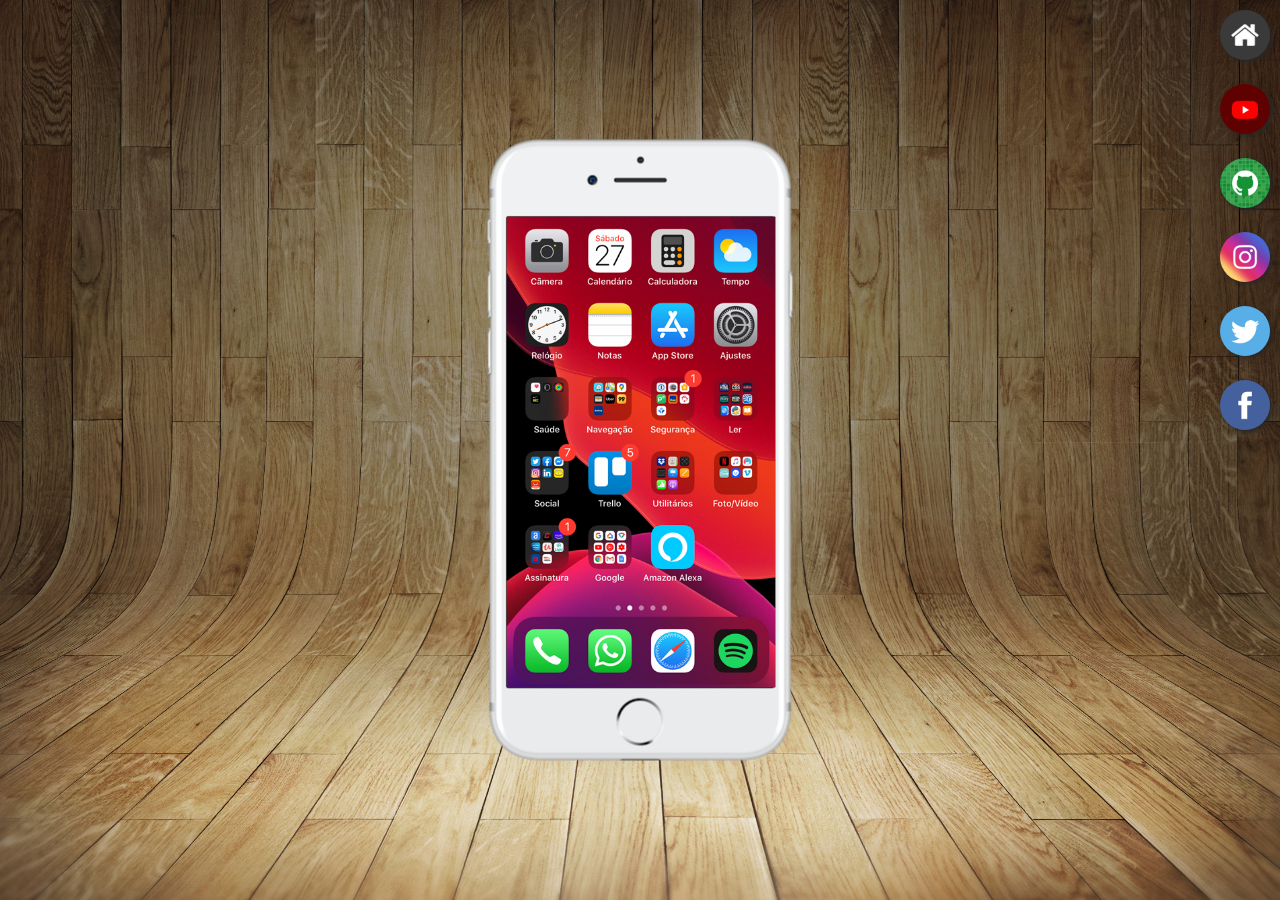
<file: index.html>
<!DOCTYPE html>
<html lang="pt-br">
<head>
    <meta charset="UTF-8">
    <meta name="viewport" content="width=device-width, initial-scale=1.0">
    <link rel="shortcut icon" href="favicon.ico" type="image/x-icon">
    <link rel="stylesheet" href="estilos/style.css">
    <title>Projetos Redes Sociais</title>
</head>
<body>
    <main>
        <section id="telefone">
            <iframe src="home.html" name="tela" id="tela" frameborder="0"> Seu navegador não é compatível.</iframe>
        </section>
        <section id="redes-sociais">
            <a href="home.html" target="tela"><img src="imagens/logo-home.jpg" alt="home"></a><br>
            <a href="youtube.html" target="tela"><img src="imagens/logo-youtube.jpg" alt="YouTube"></a><br>
            <a href="github.html" target="tela"><img src="imagens/logo-github.jpg" alt="Github"></a><br>
            <a href="#" target="tela"><img src="imagens/logo-instagram.jpg" alt="Instagram"></a><br>
            <a href="#" target="tela"><img src="imagens/logo-twitter.jpg" alt="Twitter"></a><br>
            <a href="#" target="tela"><img src="imagens/logo-facebook.jpg" alt="Facebook"></a><br>
        </section>
    </main>
</body>
</html>
</file>
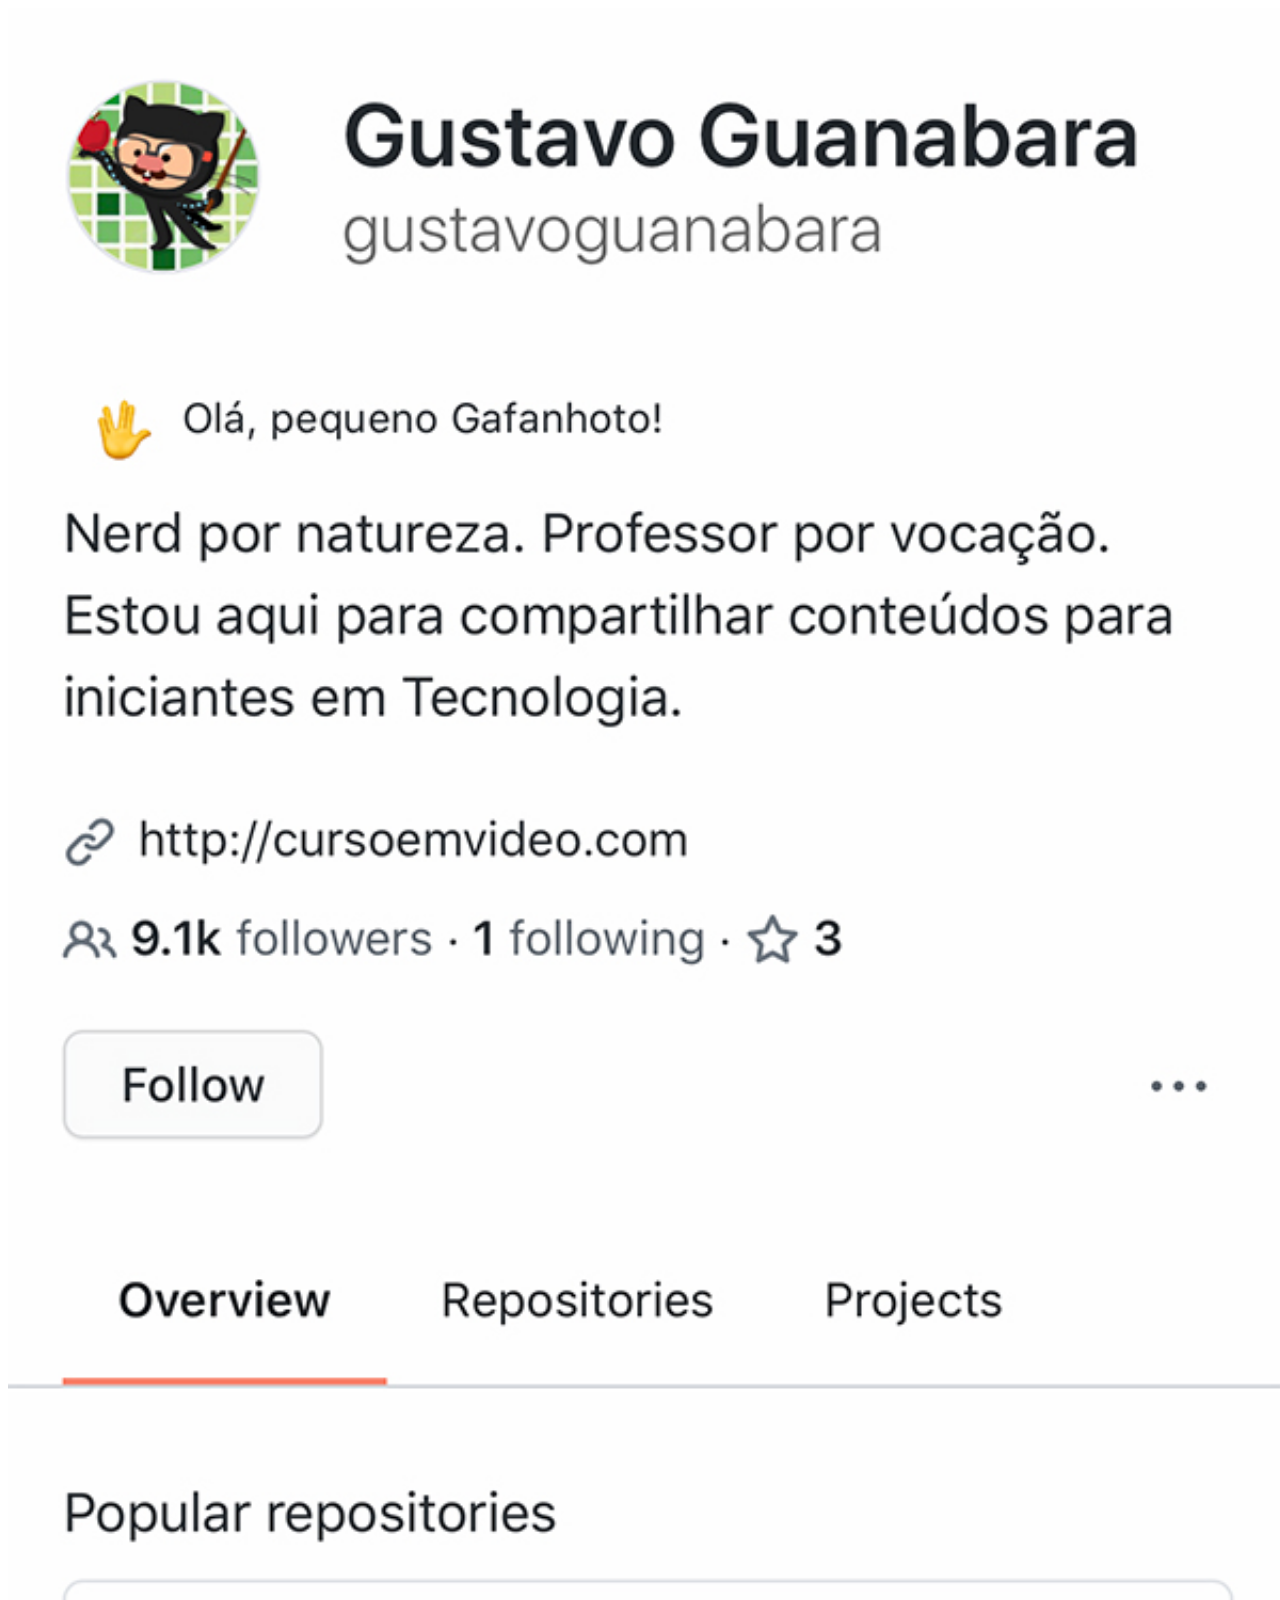
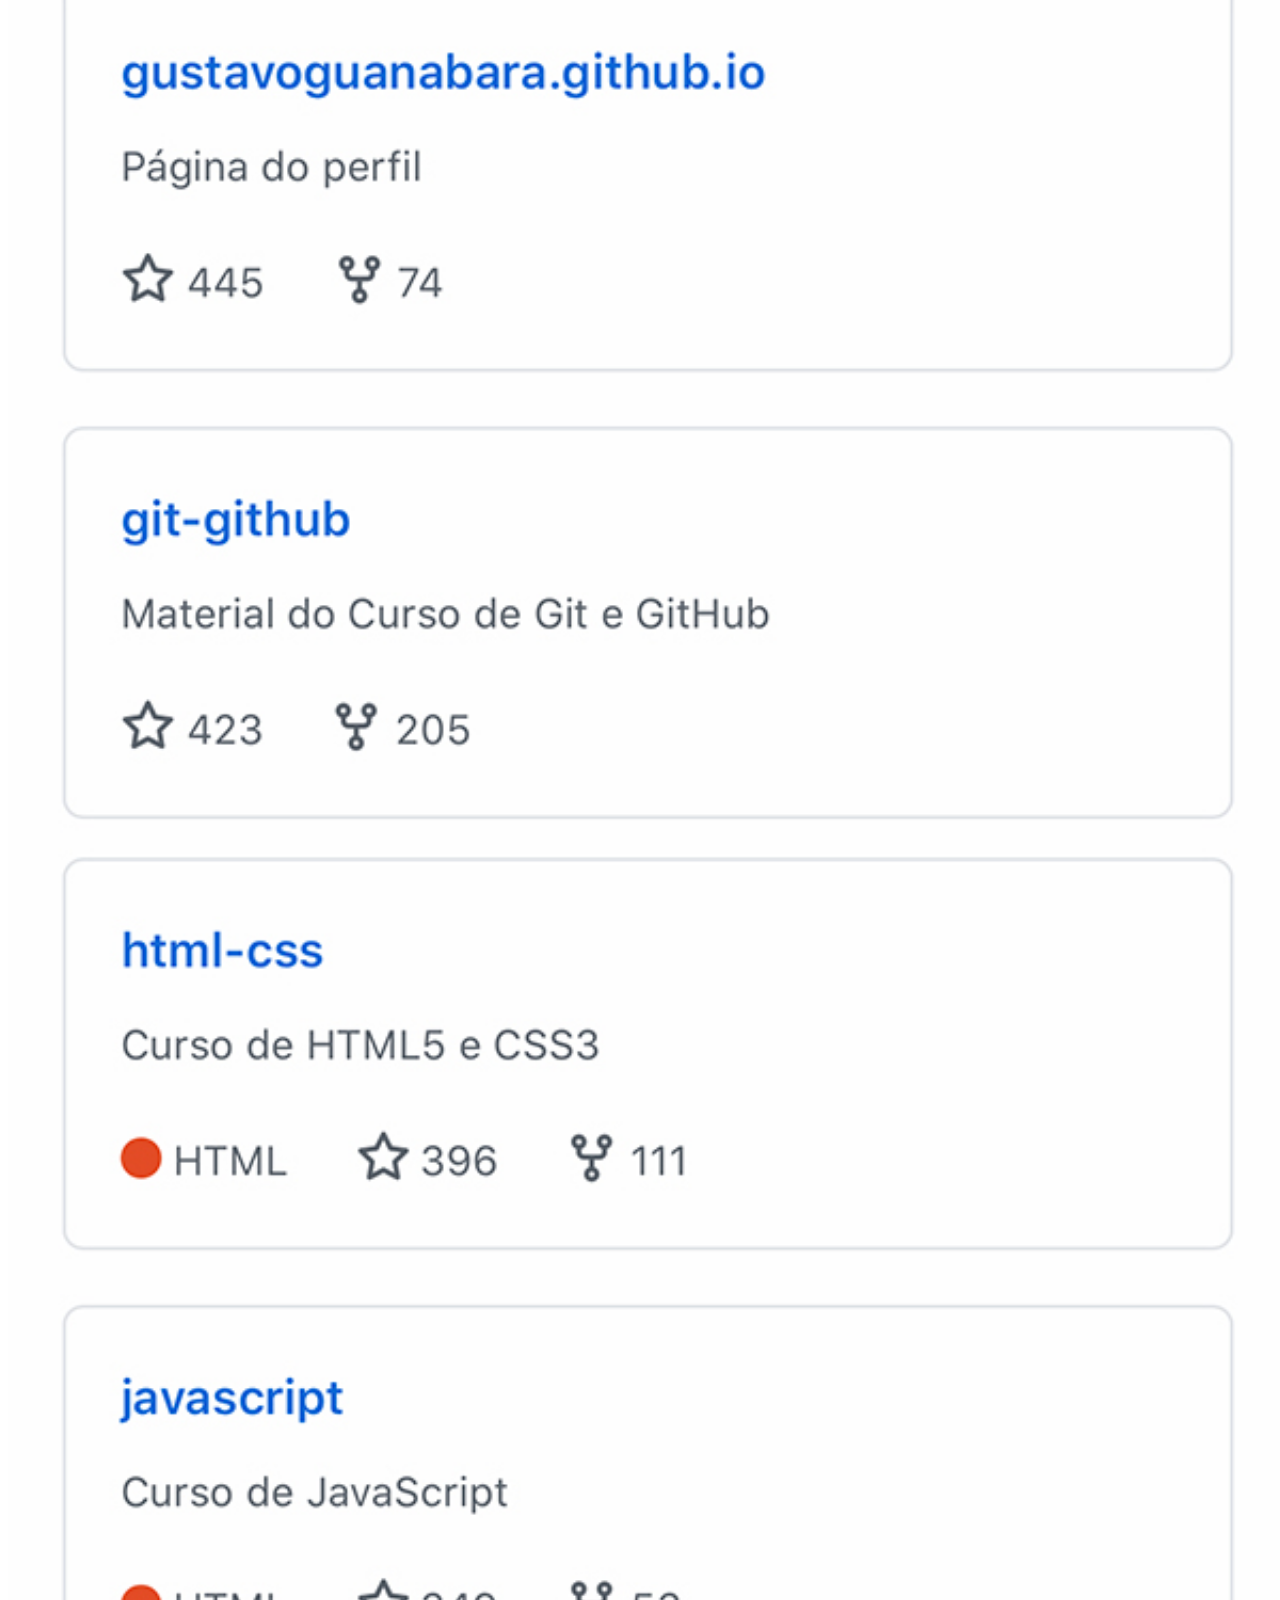
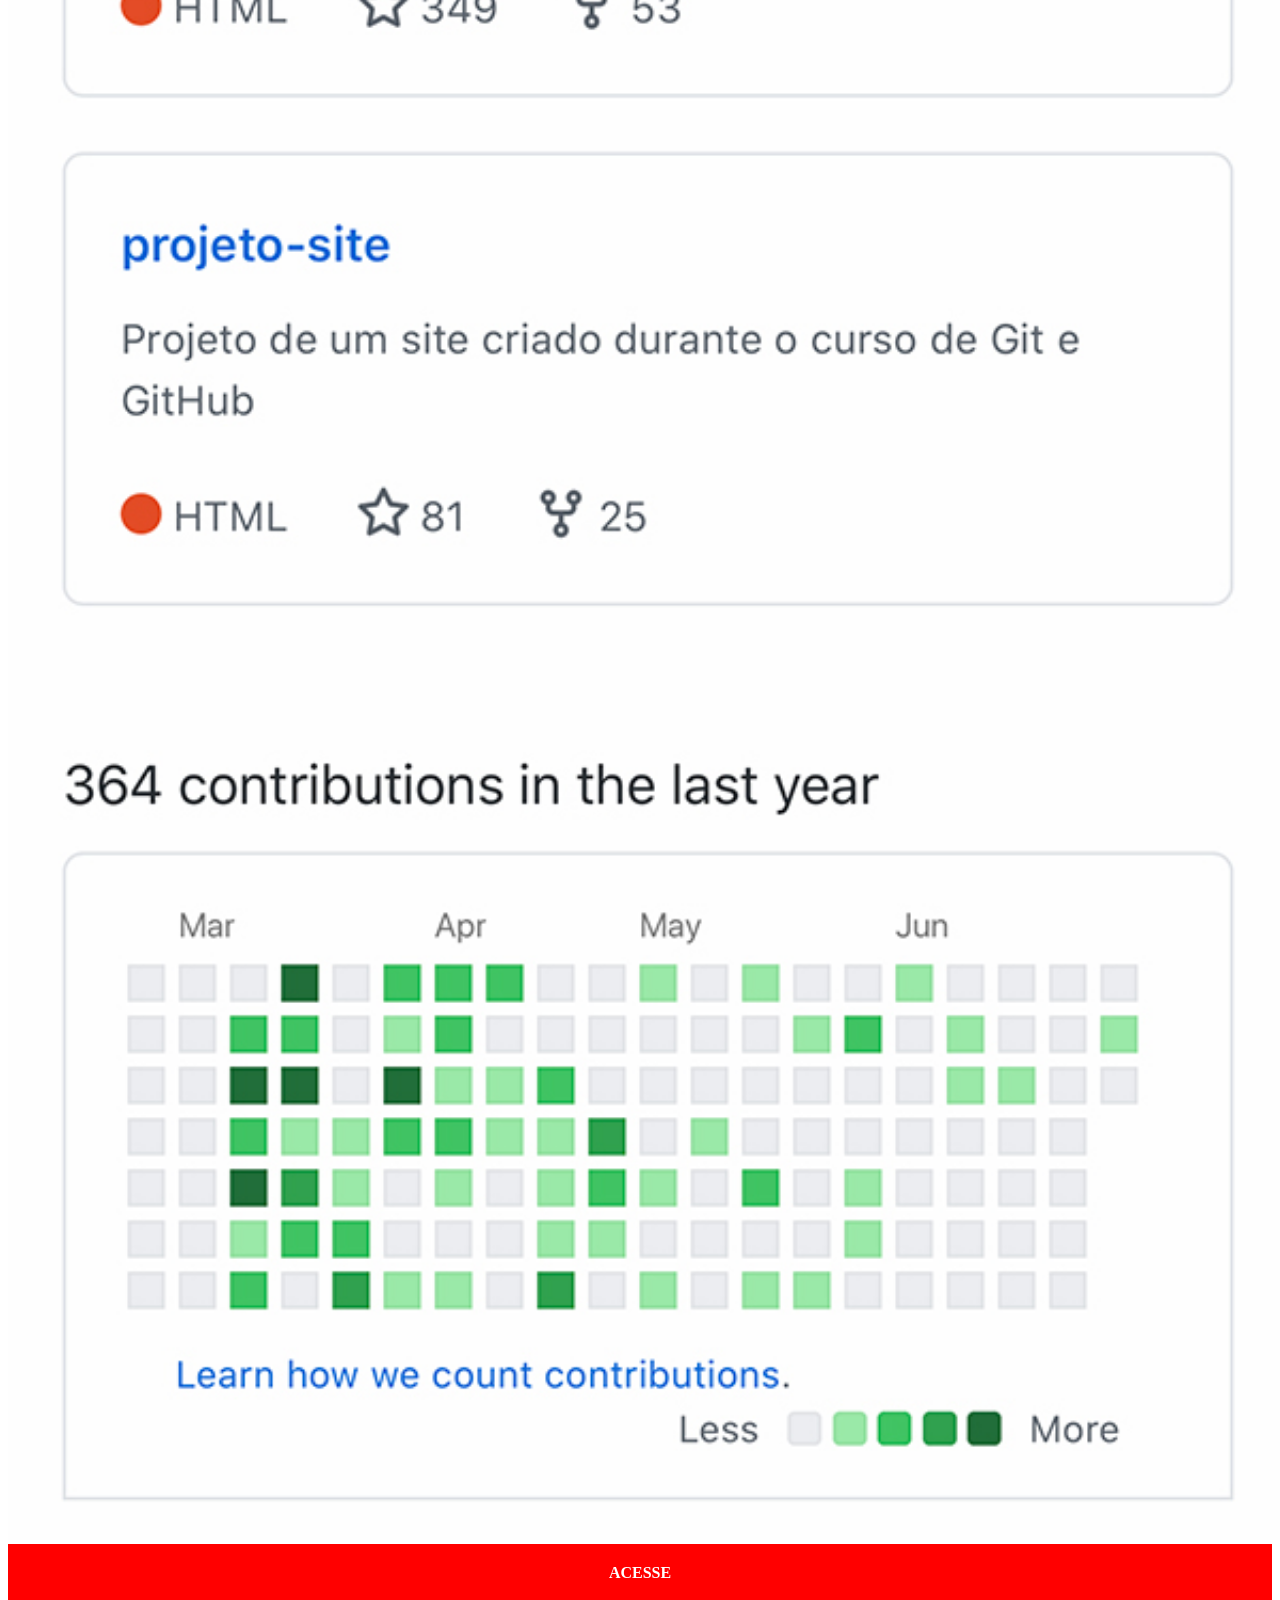
<file: github.html>
<!DOCTYPE html>
<html lang="pt-br">
<head>
    <meta charset="UTF-8">
    <meta name="viewport" content="width=device-width, initial-scale=1.0">
    <title>GitHub</title>
    <link rel="stylesheet" href="estilos/social.css">
</head>
<body>
    <img src="imagens/tela-github.jpg" alt="github">
    <a href="https://github.com/gustavoguanabara/" target="_blank">ACESSE</a>
</body>
</html>
</file>
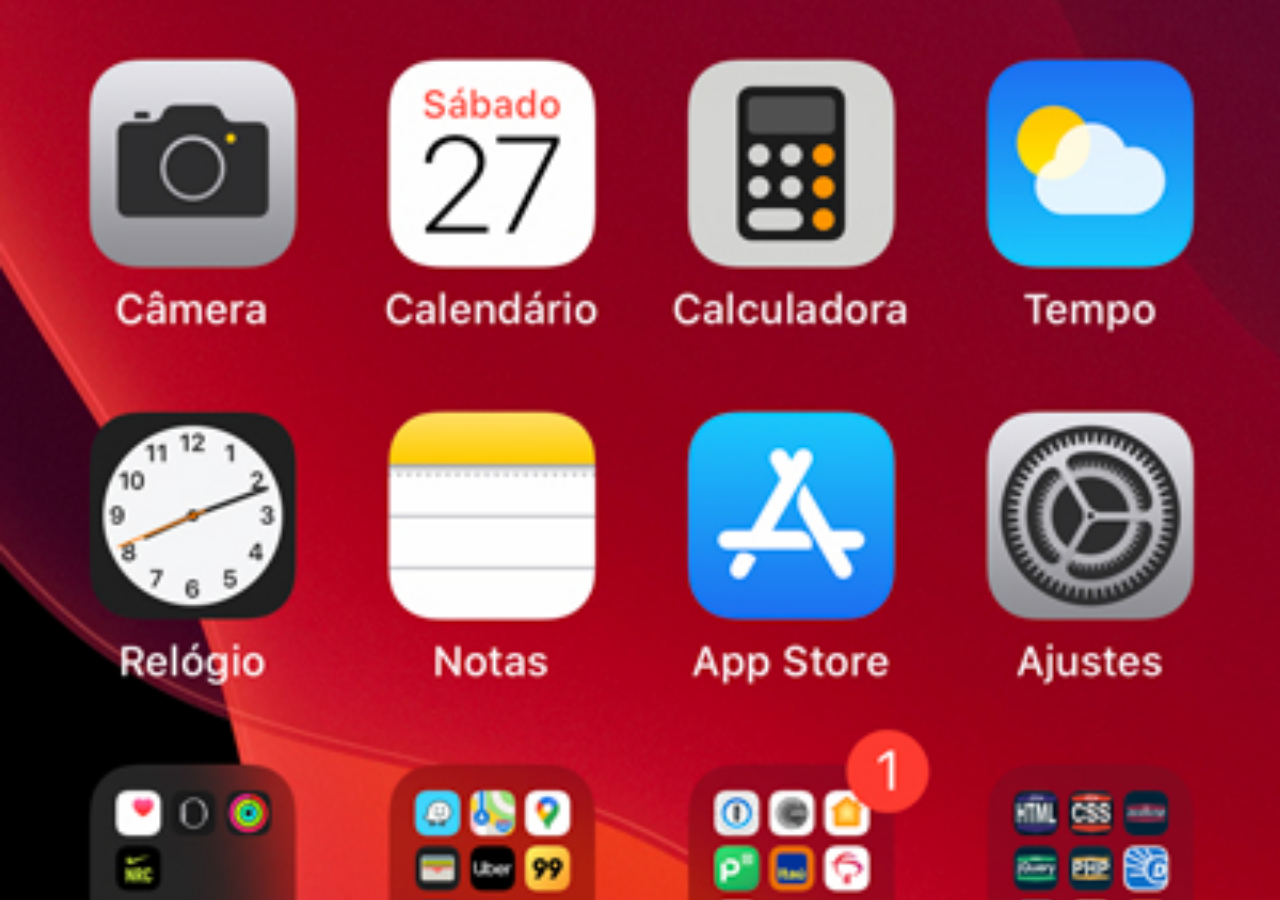
<file: home.html>
<!DOCTYPE html>
<html lang="pt-br">
<head>
    <meta charset="UTF-8">
    <meta name="viewport" content="width=device-width, initial-scale=1.0">
    <title>Home</title>
</head>
<style>
    *{
        margin: 0px;
        padding: 0px;

    }
    body{
        width: 100vw;
        height: 100vh;
        background: black url('imagens/tela-home.jpg') no-repeat top center;
        background-size: cover;
    }
</style>
<body>
    
</body>
</html>
</file>
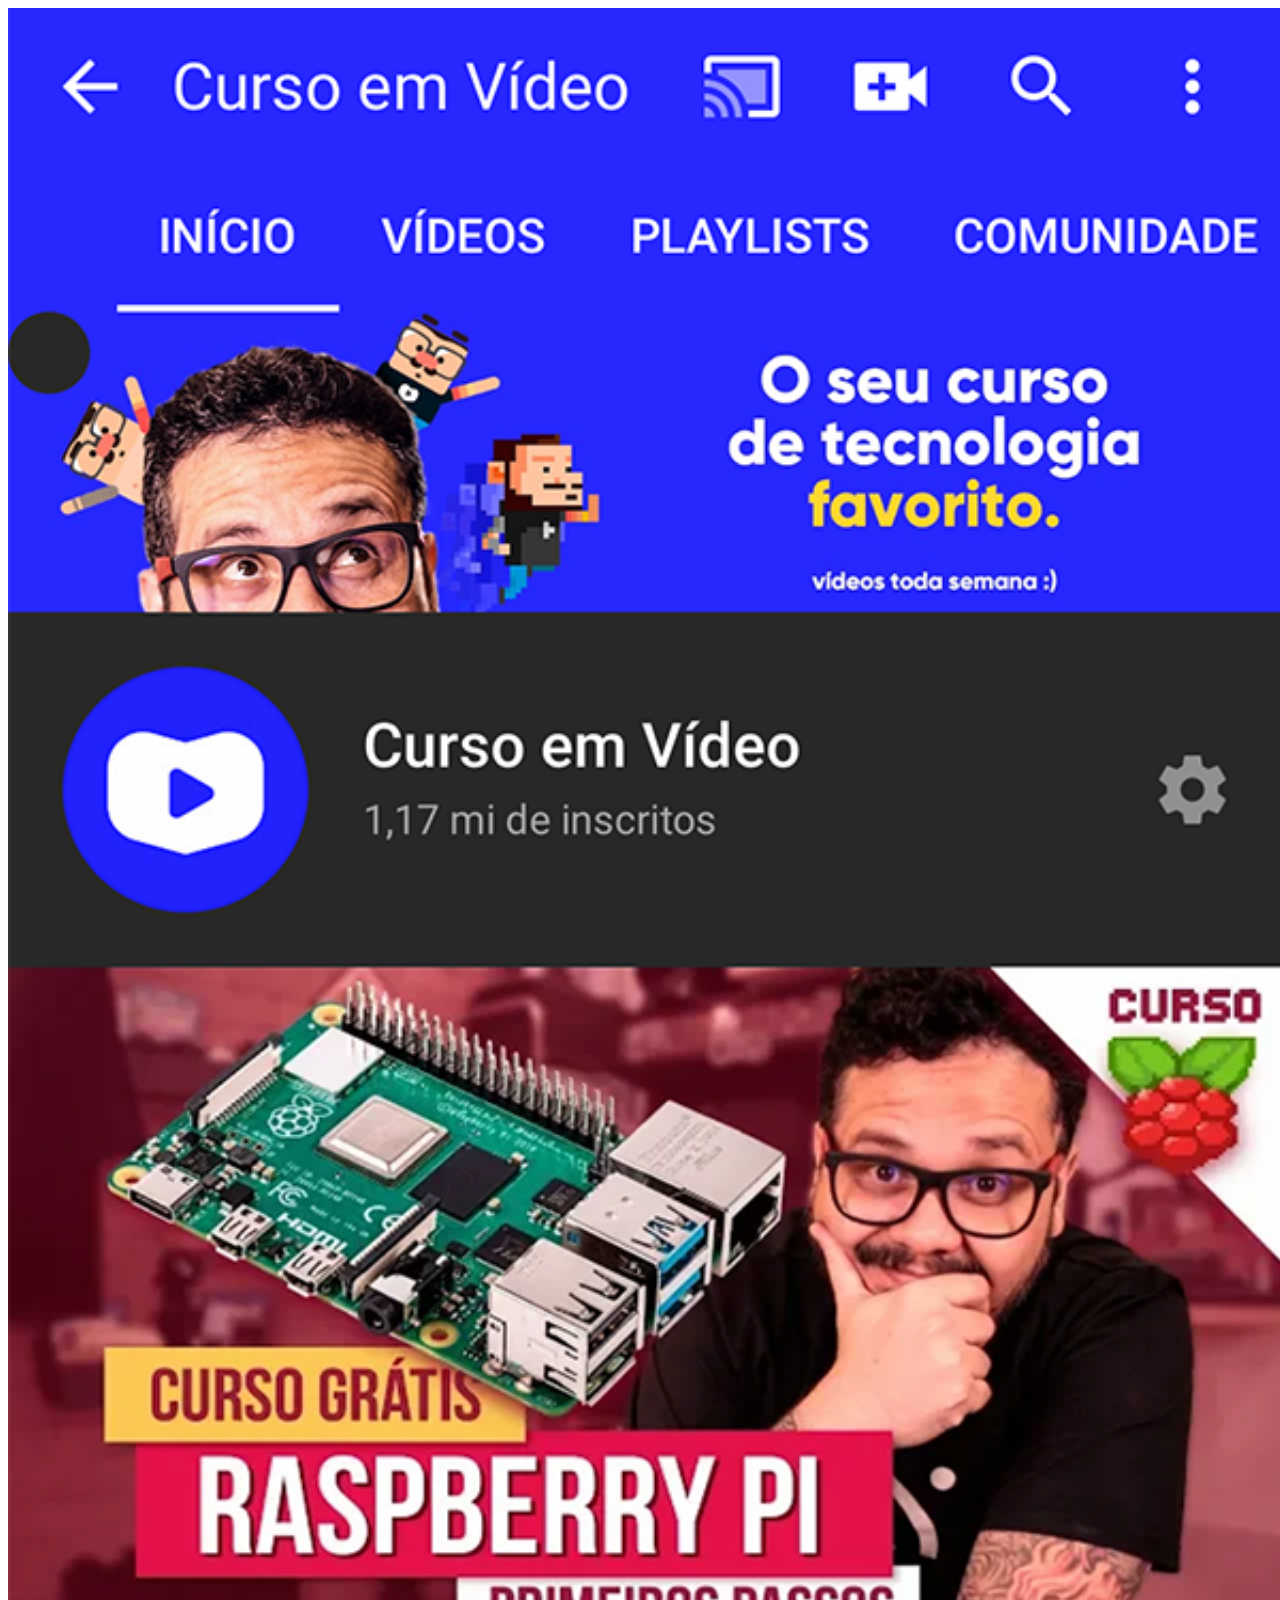
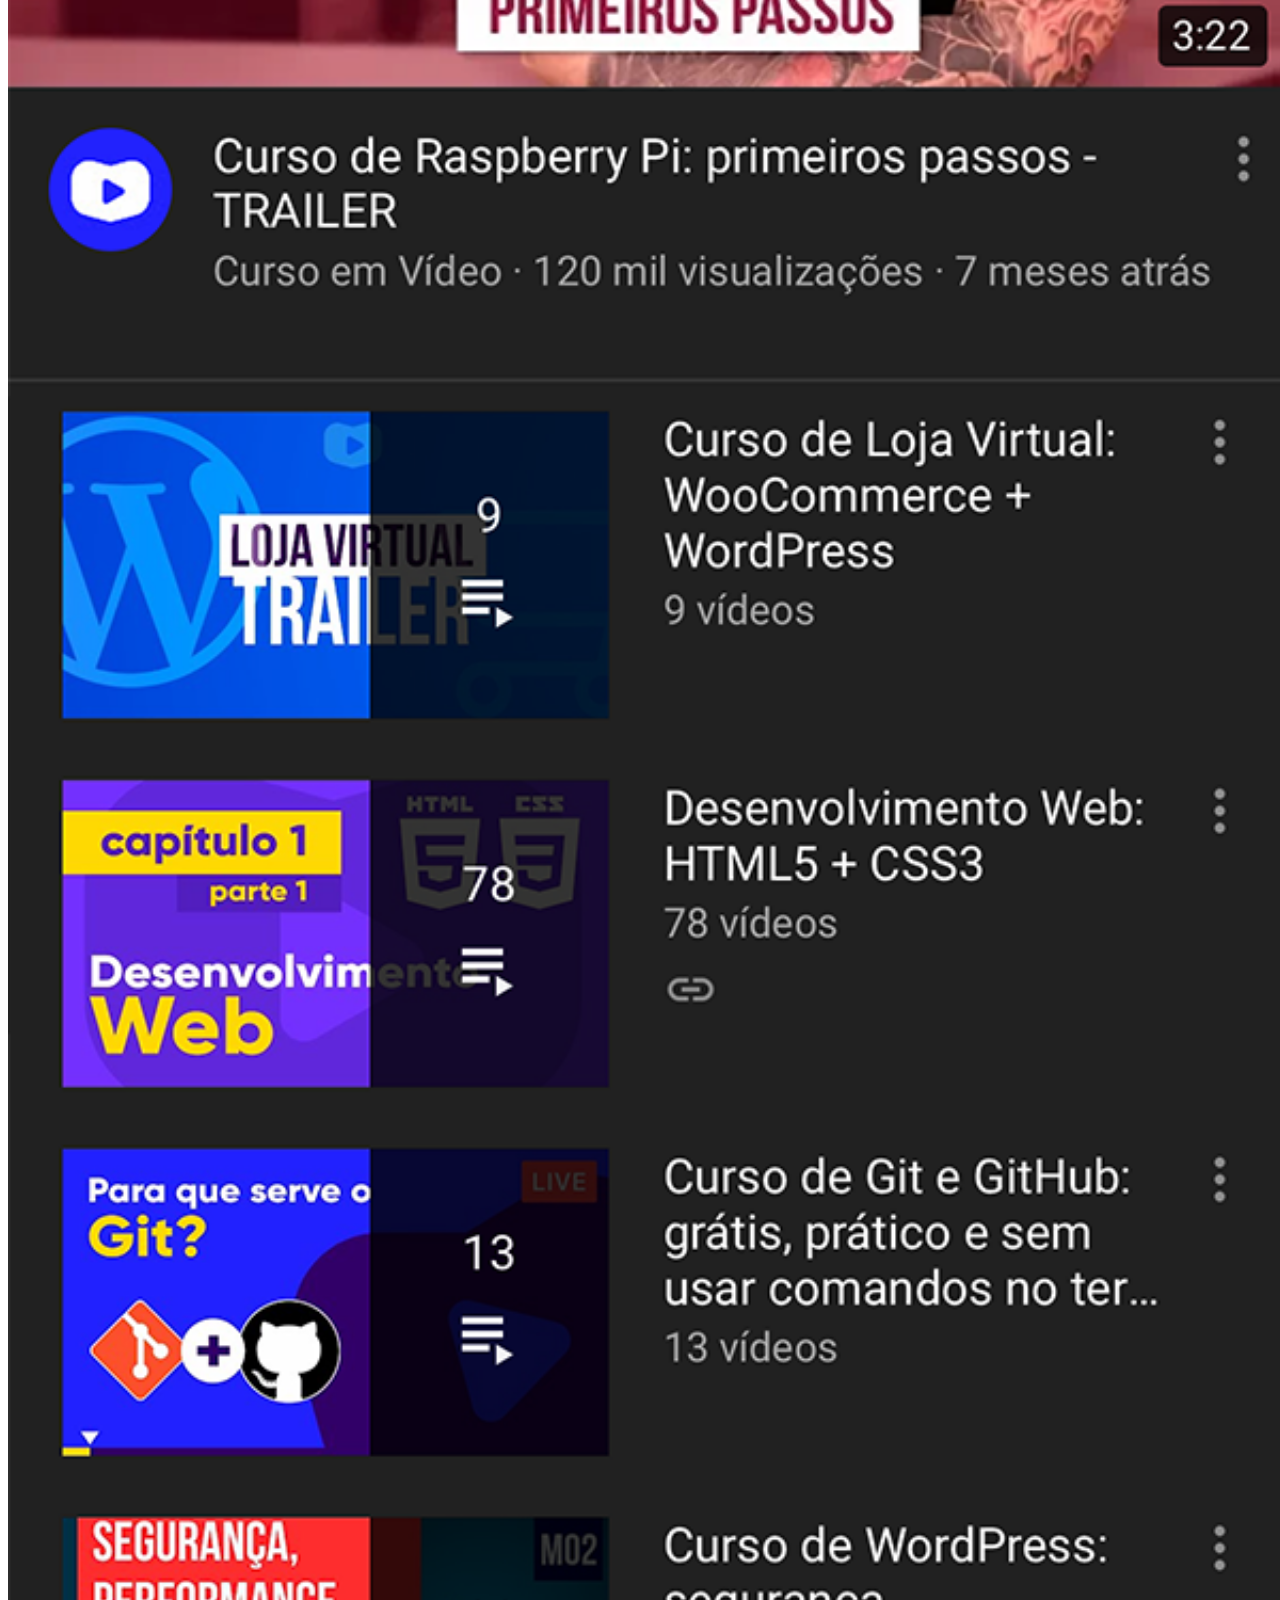
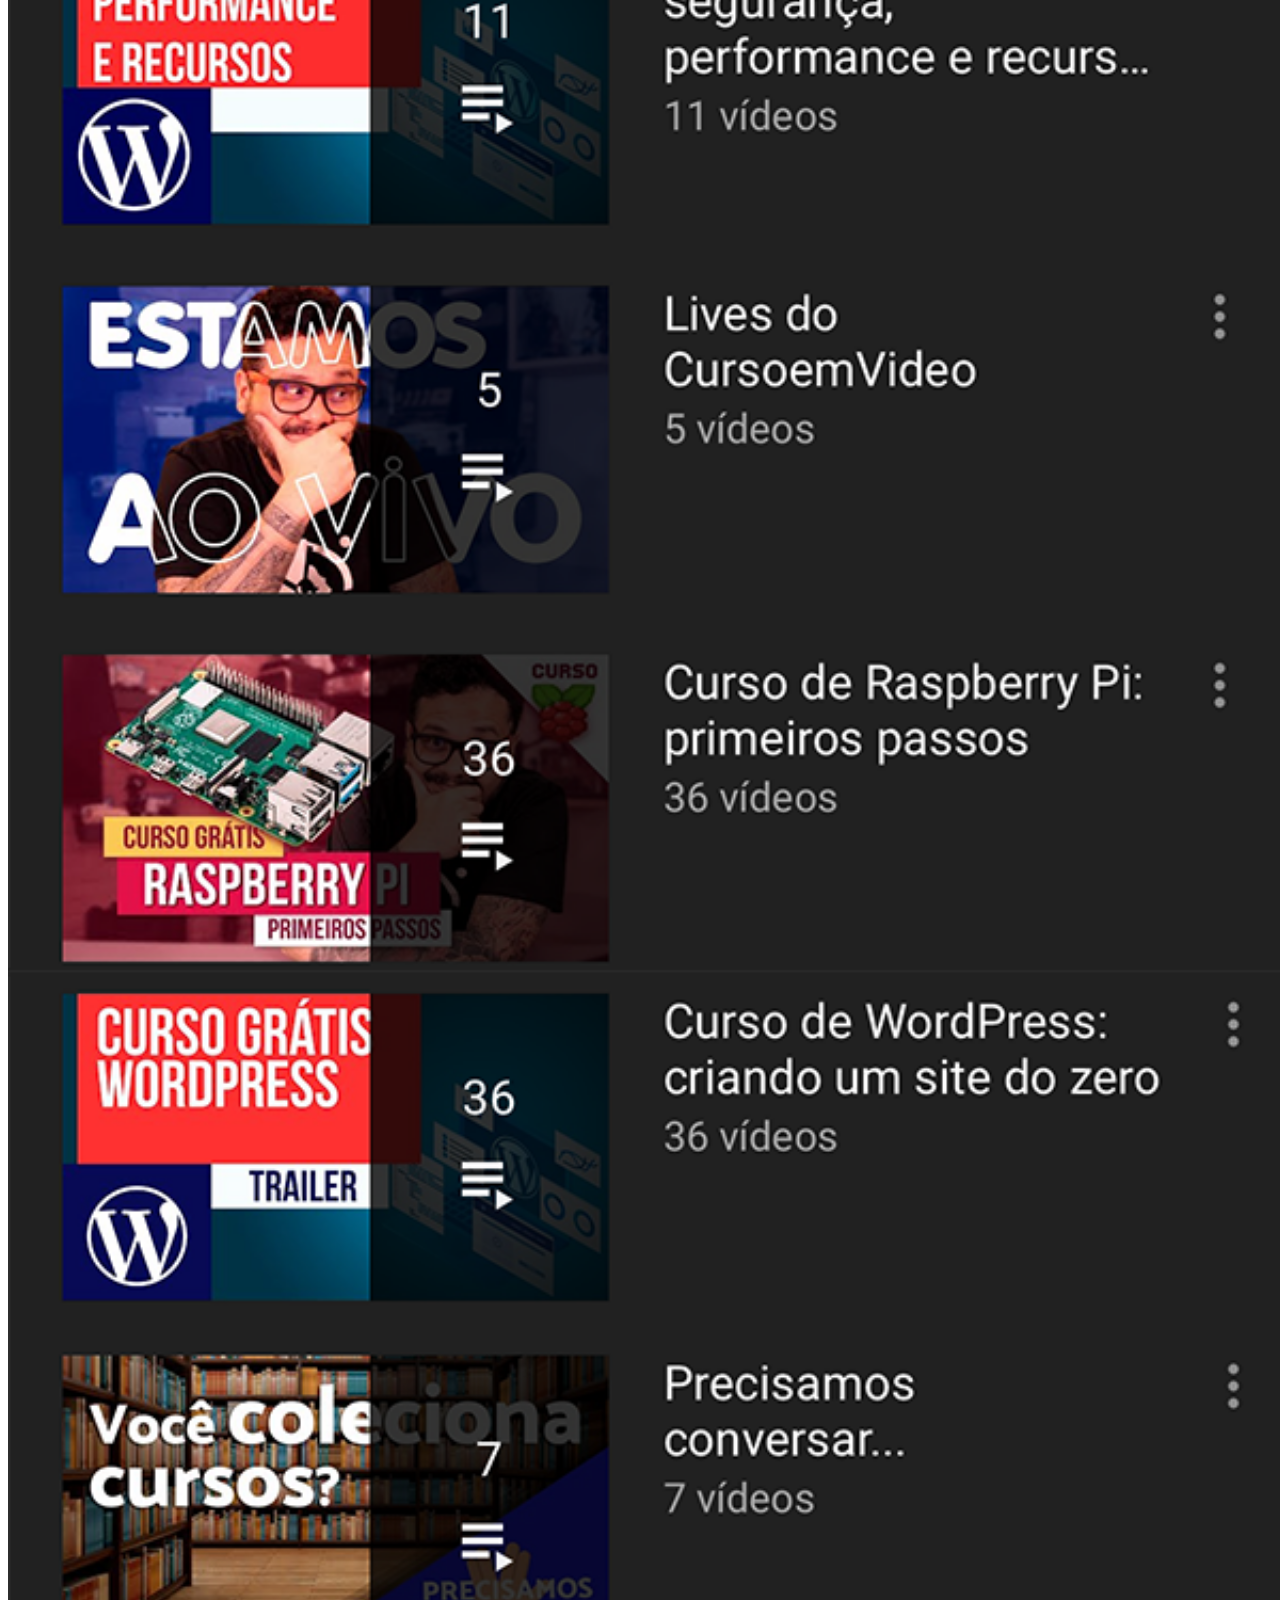
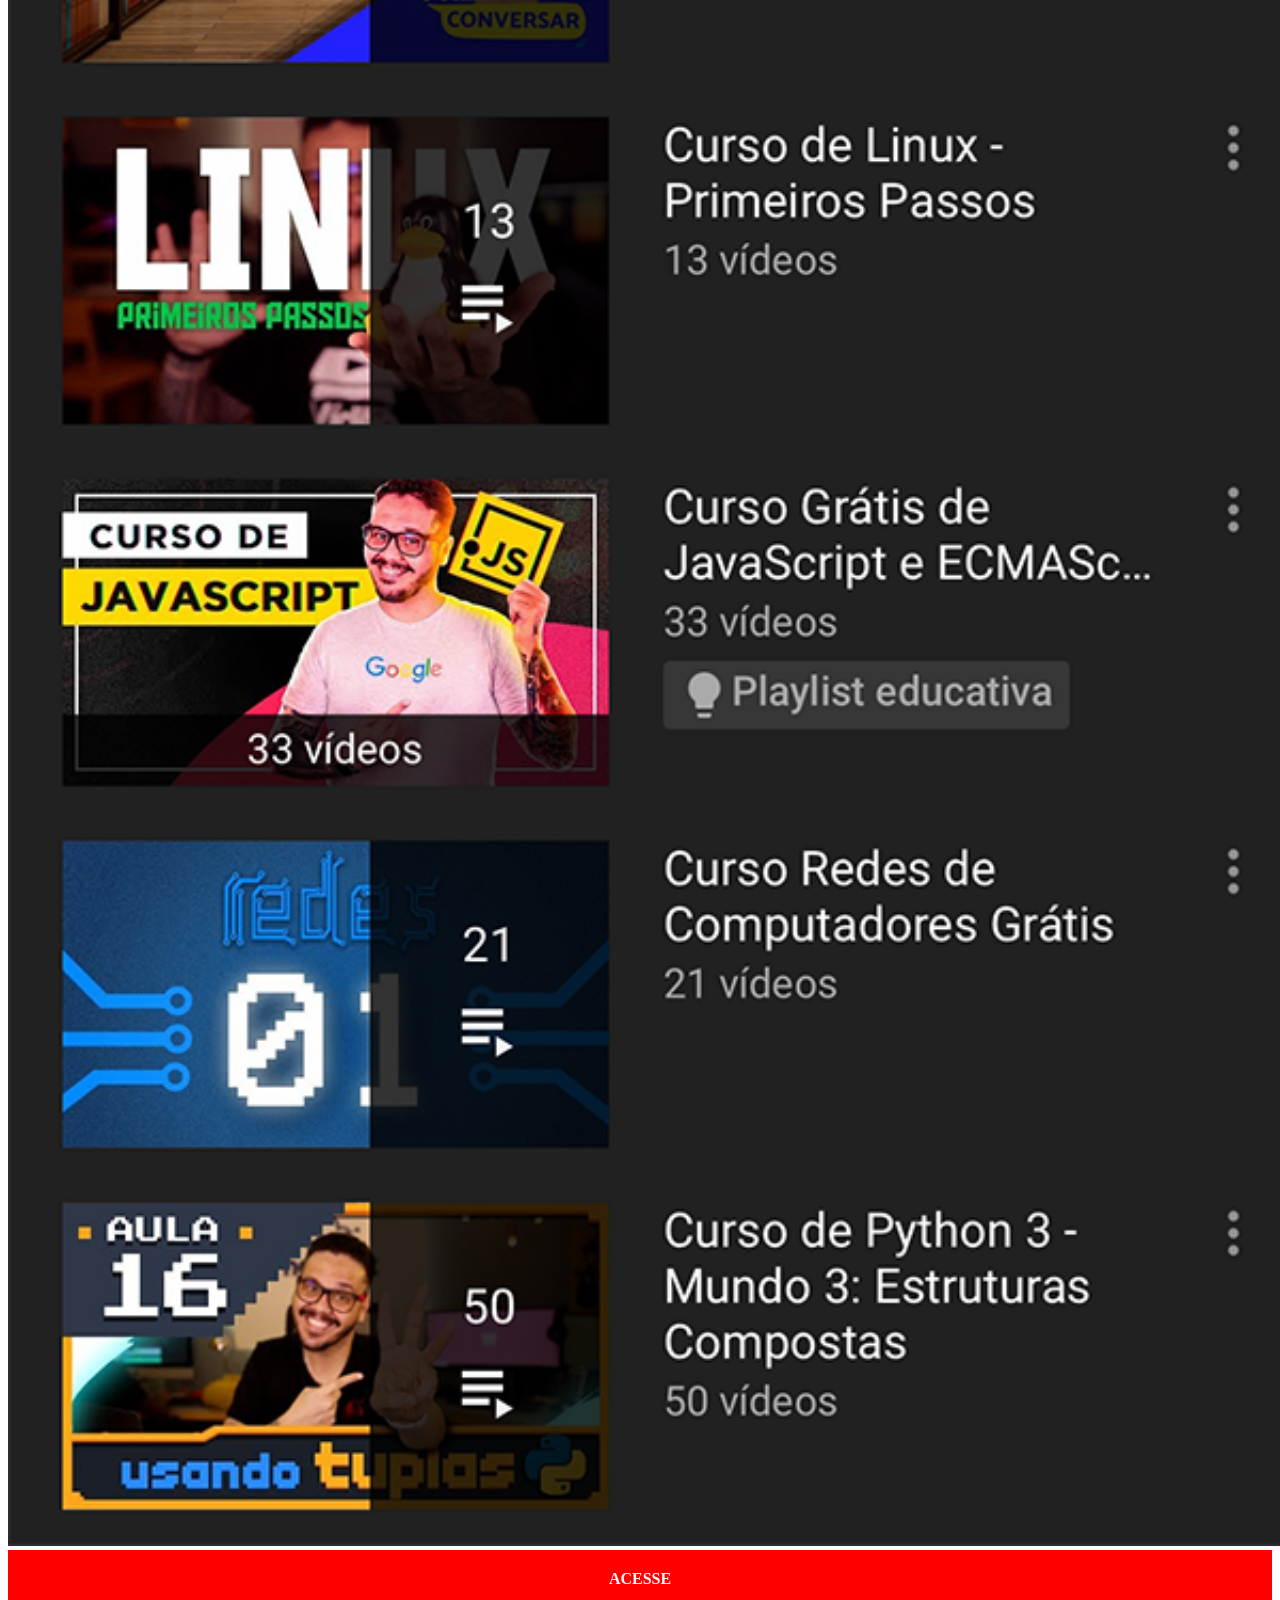
<file: youtube.html>
<!DOCTYPE html>
<html lang="pt-br">
<head>
    <meta charset="UTF-8">
    <meta name="viewport" content="width=device-width, initial-scale=1.0">
    <title>youtube</title>
    <link rel="stylesheet" href="estilos/social.css">
</head>
<body>
    <img src="imagens/tela-youtube.png" alt="youtube">
    <a href="https://www.youtube.com/cursoemvideo" target="_blank">ACESSE</a>
</body>
</html>
</file>
<file: estilos/style.css>
@charset "UTF-8";
*{
    margin: 0px;
    padding: 0px;
    font-family: Arial, Helvetica, sans-serif;
}

html, body{
    height: 100vh;
    width: 100vw;
    background-color: black;
}
body{
    background: url(../imagens/fundo-madeira.jpg) no-repeat top center;
    background-size: cover;
    background-attachment:fixed ;
    background-size:cover ;
}

main{
    height: 100vh;
    position: relative;
    
}
section#telefone{
    position: absolute;
    top: 50%;
    left: 50%;
    transform: translate(-50%, -50%);
    height: 627px;
    width: 311px;
    background: url('../imagens/frame-iphone.png') no-repeat;
}
iframe#tela{
    position: relative;
    top: 80px;
    left: 22px;
    width: 269px;
    height: 471px;
}
section#redes-sociais{
    text-align: right;
}
section#redes-sociais img{
    width: 50px;
    margin: 10px;
    border-radius: 50%;
    box-shadow: 2px 2px 5px rgb(39, 39, 38);
    box-sizing: border-box;
}
section#redes-sociais img:hover{
    border: 2px solid rgba(255, 255, 255, 0.529);
    transform: translate(-3px, -3px);
    box-shadow: 5px 5px 10px black;
    transition: transform 0.5s;
}
</file>
<file: estilos/social.css>
@charset "UTF-8"
 *{
            margin: 0px;
            padding: 0px;
            font-family: Arial, Helvetica, sans-serif;

        }
        ::-webkit-scrollbar{
            width: 0px;
            height: 0px;
        }
        img{
            width: 100vw;

        }
        a{
            display: block;
            background-color: red;
            color: white;
            padding: 20px;
            text-align: center;
            font-weight: bolder;
            text-decoration: none;
        }
        a:hover{
            background-color: rgb(205, 43, 43);
        }
</file>
